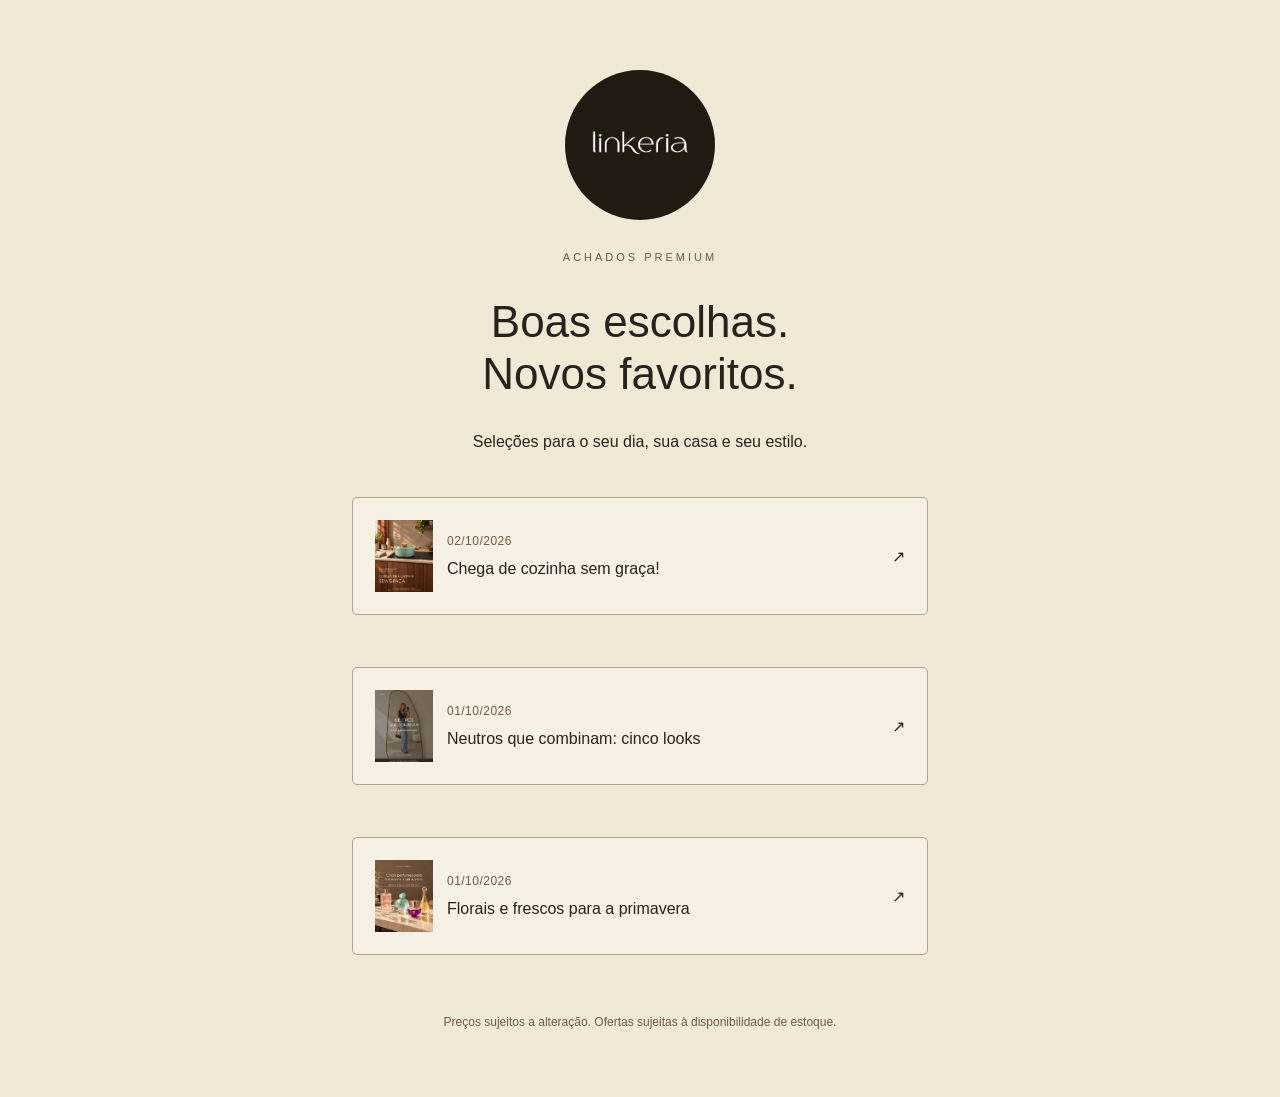
<file: index.html>
<!doctype html><html lang="pt-BR"><head><meta charset="utf-8"><meta name="viewport" content="width=device-width,initial-scale=1"><title>Seleções · Linkeria</title><link rel="stylesheet" href="estilo.css"><meta name="description" content="Linkeria: seleções de produtos para seu dia, sua casa e seu estilo."><meta name="theme-color" content="#f0e9d6"><link rel="icon" href="assets/perfil.png"></head><body><main class="bio"><img class="profile" src="assets/perfil.png" alt="Logo Linkeria"><p class="eyebrow">Achados premium</p><h1>Boas escolhas.<br>Novos favoritos.</h1><p>Seleções para o seu dia, sua casa e seu estilo.</p><a class="post-button" href="posts/cozinha-sem-graca/"><img src="assets/cozinha-sem-graca/capa.png" alt=""><span class="post-label"><time datetime="2026-10-02">02/10/2026</time><span>Chega de cozinha sem graça!</span></span><span aria-hidden="true">↗</span></a><a class="post-button" href="posts/neutros-primavera/"><img src="assets/neutros-primavera/capa.png" alt=""><span class="post-label"><time datetime="2026-10-01">01/10/2026</time><span>Neutros que combinam: cinco looks</span></span><span aria-hidden="true">↗</span></a><a class="post-button" href="posts/primavera/"><img src="slides/01.png" alt=""><span class="post-label"><time datetime="2026-10-01">01/10/2026</time><span>Florais e frescos para a primavera</span></span><span aria-hidden="true">↗</span></a><footer>Preços sujeitos a alteração. Ofertas sujeitas à disponibilidade de estoque.</footer></main></body></html>
</file>
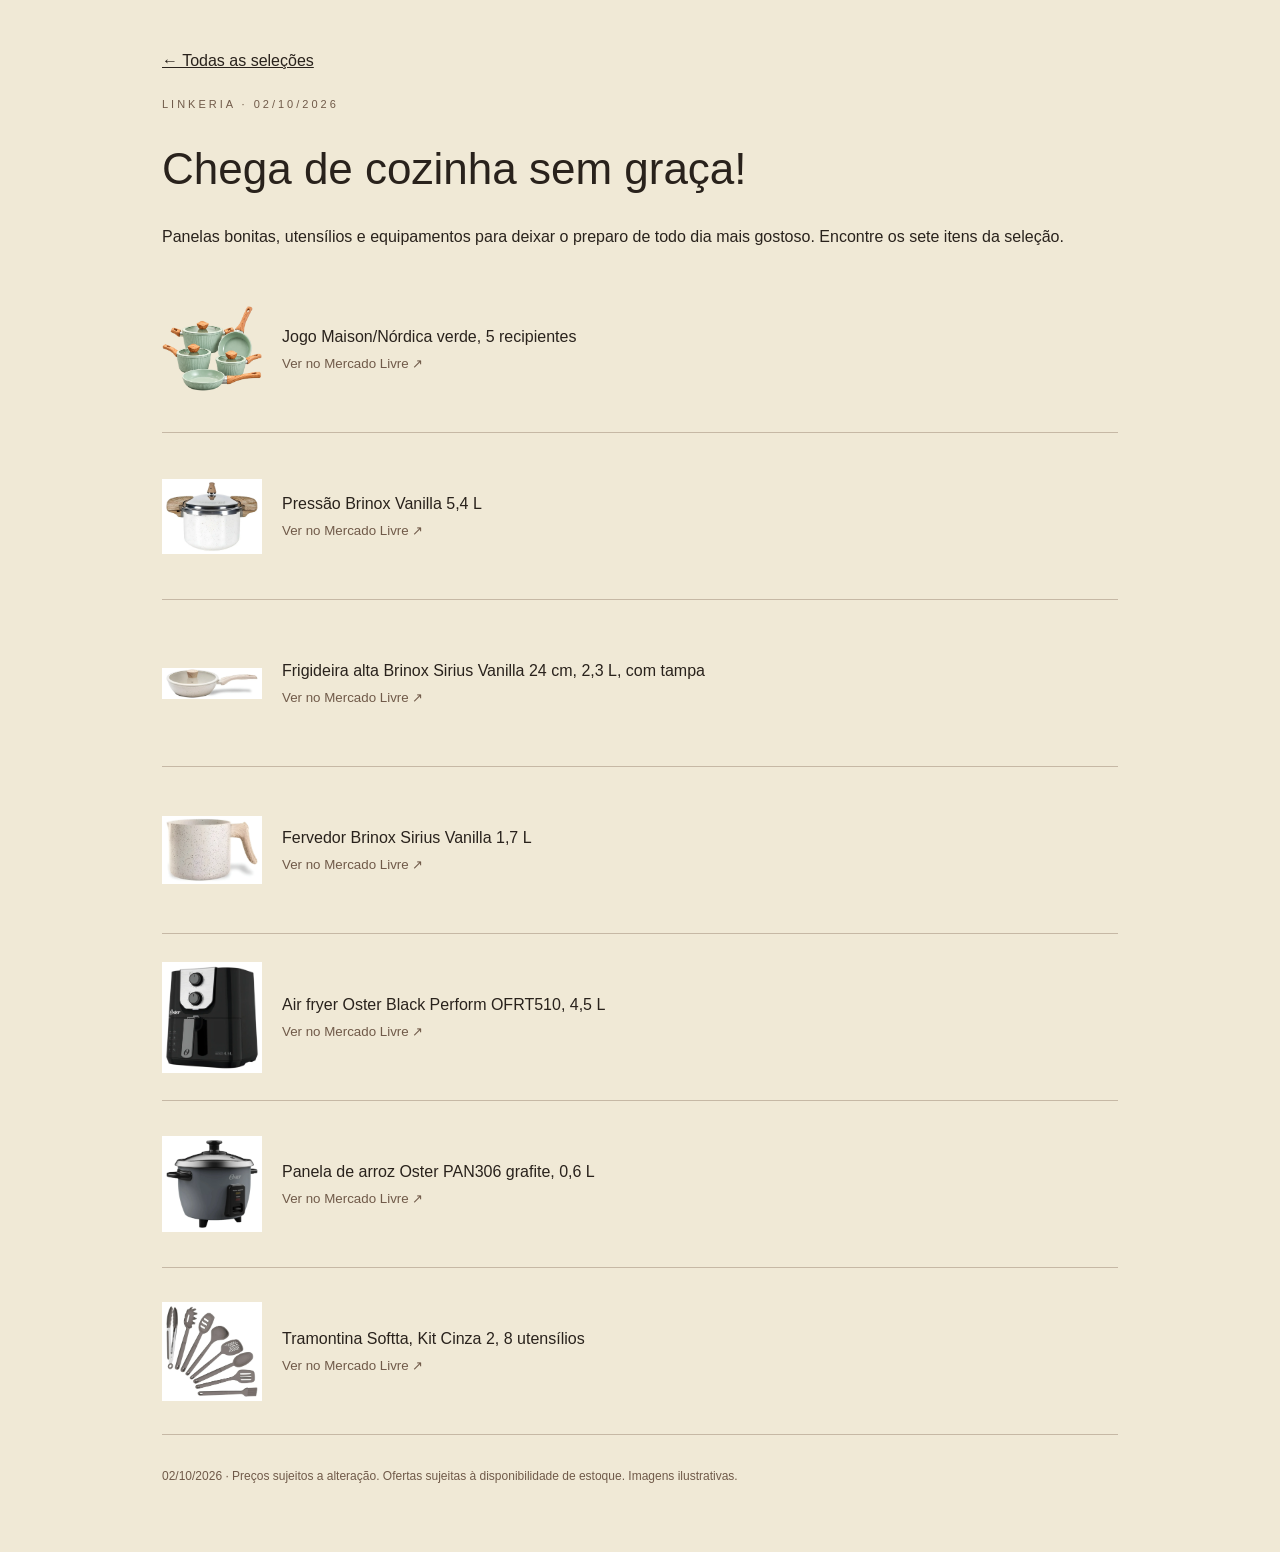
<file: posts/cozinha-sem-graca/index.html>
<!doctype html><html lang="pt-BR"><head><meta charset="utf-8"><meta name="viewport" content="width=device-width,initial-scale=1"><title>Chega de cozinha sem graça · Linkeria</title><meta name="description" content="Panelas, utensílios e equipamentos para sua cozinha: veja os sete produtos selecionados pela Linkeria."><link rel="stylesheet" href="../../estilo.css"><style>.kitchen .product img{object-fit:contain;object-position:center}</style></head><body><main class="kitchen"><a class="back" href="../../">← Todas as seleções</a><p class="eyebrow">LINKERIA · <time datetime="2026-10-02">02/10/2026</time></p><h1>Chega de cozinha sem graça!</h1><p>Panelas bonitas, utensílios e equipamentos para deixar o preparo de todo dia mais gostoso. Encontre os sete itens da seleção.</p><a class="product" href="https://meli.la/33veXik" target="_blank" rel="sponsored noopener noreferrer"><img src="../../assets/cozinha-sem-graca/produto-1.png" alt="Jogo Maison/Nórdica verde, 5 recipientes" loading="lazy" width="100" height="122"><span>Jogo Maison/Nórdica verde, 5 recipientes<small>Ver no Mercado Livre ↗</small></span></a><a class="product" href="https://meli.la/1bRvDxB" target="_blank" rel="sponsored noopener noreferrer"><img src="../../assets/cozinha-sem-graca/produto-2.webp" alt="Pressão Brinox Vanilla 5,4 L" loading="lazy" width="100" height="122"><span>Pressão Brinox Vanilla 5,4 L<small>Ver no Mercado Livre ↗</small></span></a><a class="product" href="https://meli.la/1pAJ3JM" target="_blank" rel="sponsored noopener noreferrer"><img src="../../assets/cozinha-sem-graca/produto-3.webp" alt="Frigideira alta Brinox Sirius Vanilla 24 cm, 2,3 L, com tampa" loading="lazy" width="100" height="122"><span>Frigideira alta Brinox Sirius Vanilla 24 cm, 2,3 L, com tampa<small>Ver no Mercado Livre ↗</small></span></a><a class="product" href="https://meli.la/2y64tsE" target="_blank" rel="sponsored noopener noreferrer"><img src="../../assets/cozinha-sem-graca/produto-4.webp" alt="Fervedor Brinox Sirius Vanilla 1,7 L" loading="lazy" width="100" height="122"><span>Fervedor Brinox Sirius Vanilla 1,7 L<small>Ver no Mercado Livre ↗</small></span></a><a class="product" href="https://meli.la/29D9WQu" target="_blank" rel="sponsored noopener noreferrer"><img src="../../assets/cozinha-sem-graca/produto-5.webp" alt="Air fryer Oster Black Perform OFRT510, 4,5 L" loading="lazy" width="100" height="122"><span>Air fryer Oster Black Perform OFRT510, 4,5 L<small>Ver no Mercado Livre ↗</small></span></a><a class="product" href="https://meli.la/238KnkK" target="_blank" rel="sponsored noopener noreferrer"><img src="../../assets/cozinha-sem-graca/produto-6.webp" alt="Panela de arroz Oster PAN306 grafite, 0,6 L" loading="lazy" width="100" height="122"><span>Panela de arroz Oster PAN306 grafite, 0,6 L<small>Ver no Mercado Livre ↗</small></span></a><a class="product" href="https://meli.la/17SXavE" target="_blank" rel="sponsored noopener noreferrer"><img src="../../assets/cozinha-sem-graca/produto-7.webp" alt="Tramontina Softta, Kit Cinza 2, 8 utensílios" loading="lazy" width="100" height="122"><span>Tramontina Softta, Kit Cinza 2, 8 utensílios<small>Ver no Mercado Livre ↗</small></span></a><footer>02/10/2026 · Preços sujeitos a alteração. Ofertas sujeitas à disponibilidade de estoque. Imagens ilustrativas.</footer></main></body></html>
</file>
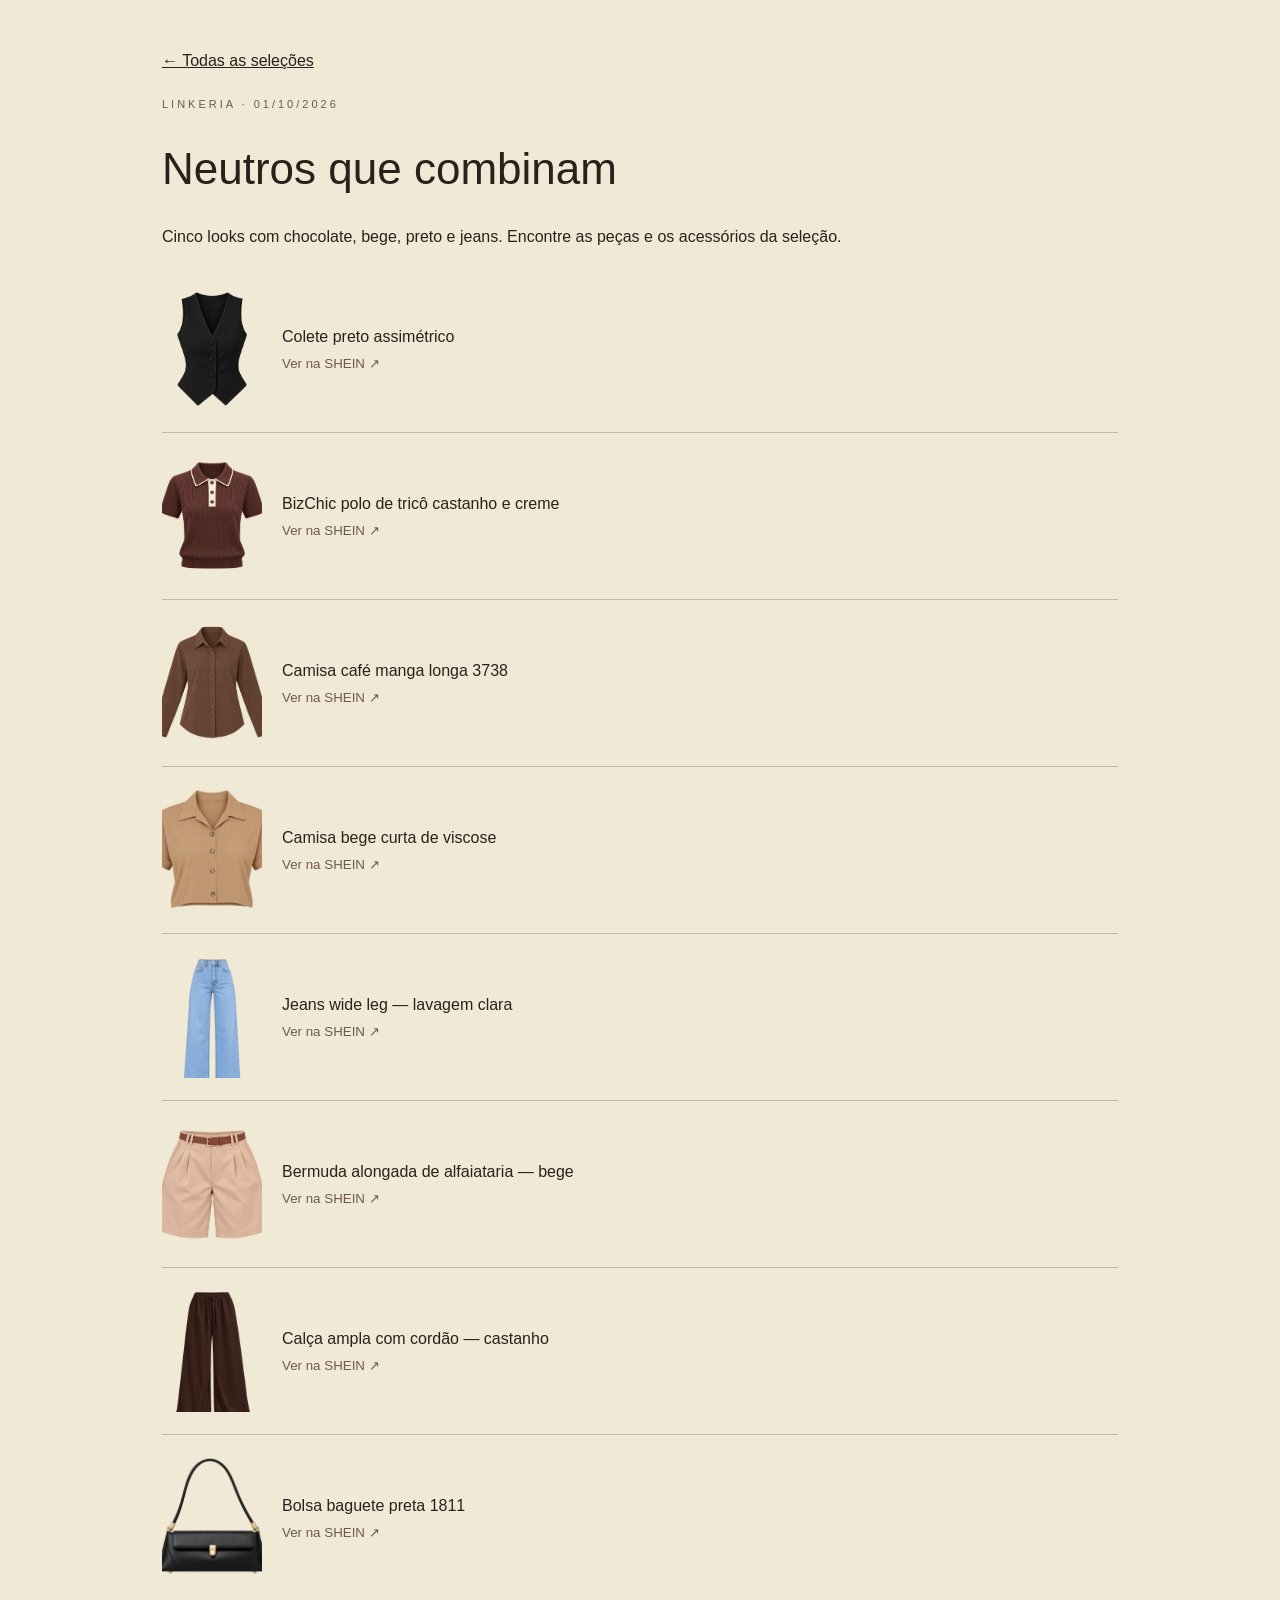
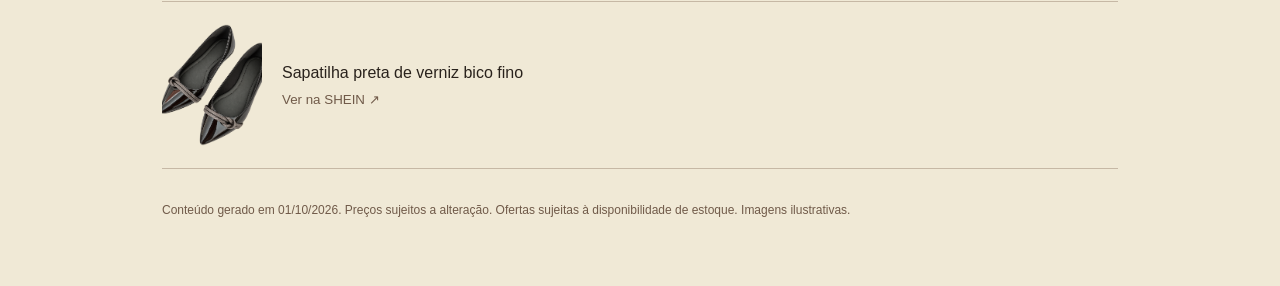
<file: posts/neutros-primavera/index.html>
<!doctype html><html lang="pt-BR"><head><meta charset="utf-8"><meta name="viewport" content="width=device-width,initial-scale=1"><title>Neutros que combinam · Linkeria</title><link rel="stylesheet" href="../../estilo.css"></head><body><main><a class="back" href="../../">← Todas as seleções</a><p class="eyebrow">LINKERIA · <time datetime="2026-10-01">01/10/2026</time></p><h1>Neutros que combinam</h1><p>Cinco looks com chocolate, bege, preto e jeans. Encontre as peças e os acessórios da seleção.</p><a class="product" href="https://onelink.shein.com/55/63rr6eaxn4mg?ismg_ol=HpqkmUzAhK5_01_KOC-C" target="_blank" rel="sponsored noopener noreferrer"><img src="../../assets/neutros-primavera/P01.png" alt="Colete preto assimétrico" loading="lazy"><span>Colete preto assimétrico<small>Ver na SHEIN ↗</small></span></a><a class="product" href="https://onelink.shein.com/55/63rst7f3fwah?ismg_ol=IFWNTosFtYk_01_KOC-C" target="_blank" rel="sponsored noopener noreferrer"><img src="../../assets/neutros-primavera/P02-R1.png" alt="BizChic polo de tricô castanho e creme" loading="lazy"><span>BizChic polo de tricô castanho e creme<small>Ver na SHEIN ↗</small></span></a><a class="product" href="https://onelink.shein.com/55/63ru5zglpfll?ismg_ol=AoKUAKdXSdQ_01_KOC-C" target="_blank" rel="sponsored noopener noreferrer"><img src="../../assets/neutros-primavera/P03.png" alt="Camisa café manga longa 3738" loading="lazy"><span>Camisa café manga longa 3738<small>Ver na SHEIN ↗</small></span></a><a class="product" href="https://onelink.shein.com/55/63ruc4g2doqk?ismg_ol=9SqKczHqdUm_01_KOC-C" target="_blank" rel="sponsored noopener noreferrer"><img src="../../assets/neutros-primavera/P04.png" alt="Camisa bege curta de viscose" loading="lazy"><span>Camisa bege curta de viscose<small>Ver na SHEIN ↗</small></span></a><a class="product" href="https://onelink.shein.com/55/63rukkatq4wb?ismg_ol=4vwUfaRBypv_01_KOC-C" target="_blank" rel="sponsored noopener noreferrer"><img src="../../assets/neutros-primavera/P05.png" alt="Jeans wide leg — lavagem clara" loading="lazy"><span>Jeans wide leg — lavagem clara<small>Ver na SHEIN ↗</small></span></a><a class="product" href="https://onelink.shein.com/55/63rup80g7znw?ismg_ol=4MEN4jhj6UQ_01_KOC-C" target="_blank" rel="sponsored noopener noreferrer"><img src="../../assets/neutros-primavera/P06.png" alt="Bermuda alongada de alfaiataria — bege" loading="lazy"><span>Bermuda alongada de alfaiataria — bege<small>Ver na SHEIN ↗</small></span></a><a class="product" href="https://onelink.shein.com/55/63ruubibr78y?ismg_ol=1SK7iMQXAYH_01_KOC-C" target="_blank" rel="sponsored noopener noreferrer"><img src="../../assets/neutros-primavera/P07.png" alt="Calça ampla com cordão — castanho" loading="lazy"><span>Calça ampla com cordão — castanho<small>Ver na SHEIN ↗</small></span></a><a class="product" href="https://onelink.shein.com/55/63rv0akoz2q6?ismg_ol=Drgvgcw8dhE_01_KOC-C" target="_blank" rel="sponsored noopener noreferrer"><img src="../../assets/neutros-primavera/A05-01.png" alt="Bolsa baguete preta 1811" loading="lazy"><span>Bolsa baguete preta 1811<small>Ver na SHEIN ↗</small></span></a><a class="product" href="https://onelink.shein.com/55/63rv6ji7u15h?ismg_ol=H7rYILpJVdG_01_KOC-C" target="_blank" rel="sponsored noopener noreferrer"><img src="../../assets/neutros-primavera/A05-02.png" alt="Sapatilha preta de verniz bico fino" loading="lazy"><span>Sapatilha preta de verniz bico fino<small>Ver na SHEIN ↗</small></span></a><footer>Conteúdo gerado em 01/10/2026. Preços sujeitos a alteração. Ofertas sujeitas à disponibilidade de estoque. Imagens ilustrativas.</footer></main></body></html>
</file>
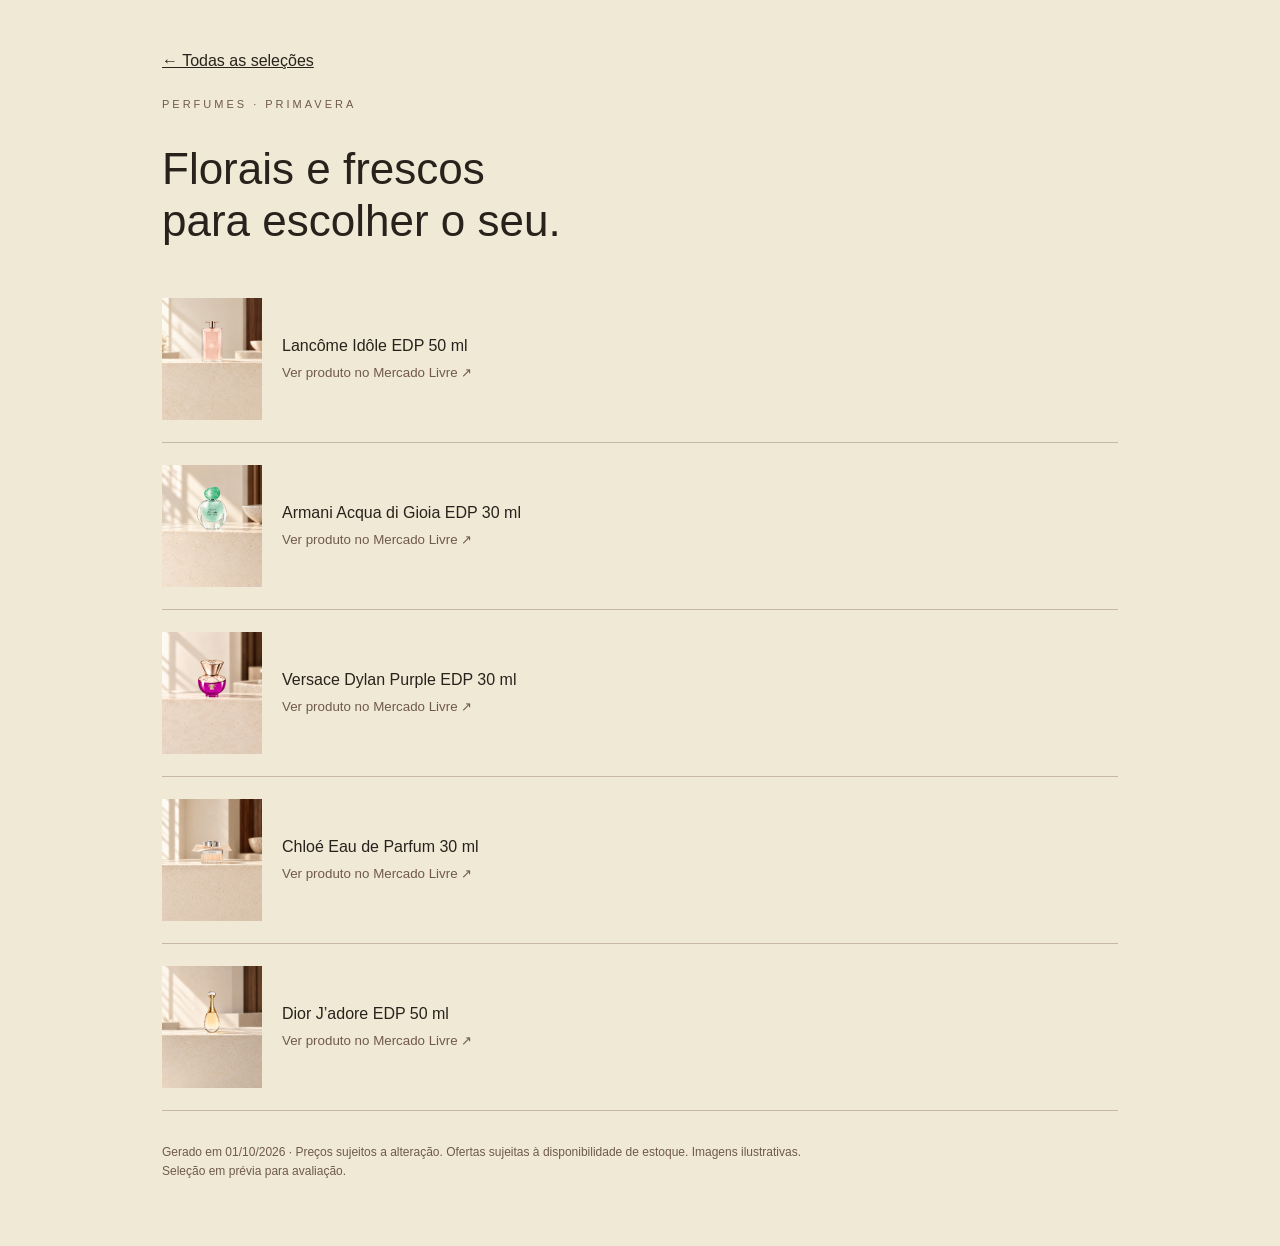
<file: posts/primavera/index.html>
<!doctype html><html lang="pt-BR"><head><meta charset="utf-8"><meta name="viewport" content="width=device-width,initial-scale=1"><title>Perfumes de primavera · Linkeria</title><link rel="stylesheet" href="../../estilo.css"><meta name="description" content="Linkeria: seleções de produtos para seu dia, sua casa e seu estilo."><meta name="theme-color" content="#f0e9d6"><link rel="icon" href="../../assets/perfil.png"></head><body><main><a class="back" href="../../index.html">← Todas as seleções</a><p class="eyebrow">Perfumes · Primavera</p><h1>Florais e frescos<br>para escolher o seu.</h1><a class="product" href="https://meli.la/2iDHAAT" target="_blank" rel="noopener noreferrer"><img src="../../assets/idole.png" alt="Lancôme Idôle EDP 50 ml"><span>Lancôme Idôle EDP 50 ml<small>Ver produto no Mercado Livre ↗</small></span></a><a class="product" href="https://meli.la/1hHAN9k" target="_blank" rel="noopener noreferrer"><img src="../../assets/armani.png" alt="Armani Acqua di Gioia EDP 30 ml"><span>Armani Acqua di Gioia EDP 30 ml<small>Ver produto no Mercado Livre ↗</small></span></a><a class="product" href="https://meli.la/2SzKHfK" target="_blank" rel="noopener noreferrer"><img src="../../assets/versace.png" alt="Versace Dylan Purple EDP 30 ml"><span>Versace Dylan Purple EDP 30 ml<small>Ver produto no Mercado Livre ↗</small></span></a><a class="product" href="https://meli.la/2Q6Zk7v" target="_blank" rel="noopener noreferrer"><img src="../../assets/chloe.png" alt="Chloé Eau de Parfum 30 ml"><span>Chloé Eau de Parfum 30 ml<small>Ver produto no Mercado Livre ↗</small></span></a><a class="product" href="https://meli.la/1gUDsyB" target="_blank" rel="noopener noreferrer"><img src="../../assets/dior.png" alt="Dior J’adore EDP 50 ml"><span>Dior J’adore EDP 50 ml<small>Ver produto no Mercado Livre ↗</small></span></a><footer>Gerado em 01/10/2026 · Preços sujeitos a alteração. Ofertas sujeitas à disponibilidade de estoque. Imagens ilustrativas.<br>Seleção em prévia para avaliação.</footer></main></body></html>
</file>
<file: estilo.css>
*{box-sizing:border-box}html{scroll-behavior:smooth}body{margin:0;background:#f0e9d6;color:#29221c;font:16px 'Century Gothic',Arial,sans-serif}a{color:inherit}main{max-width:1000px;margin:auto;padding:40px 22px 65px}h1{font-size:clamp(27px,5vw,44px);font-weight:400;line-height:1.18}p{line-height:1.65}.eyebrow{font-size:11px;letter-spacing:3px;text-transform:uppercase;color:#705a49}nav{display:flex;gap:10px;flex-wrap:wrap}nav a,.post-button{padding:16px 20px;border:1px solid #b4a18c;text-decoration:none;min-height:48px;display:inline-flex;align-items:center;gap:14px;border-radius:5px;background:#f7f1e5}a:focus-visible{outline:3px solid #705a49;outline-offset:4px}.strip{display:flex;gap:18px;overflow:auto;scroll-snap-type:x mandatory;padding:26px 0}.strip a{flex:0 0 min(84vw,405px);scroll-snap-align:center}.strip img{display:block;width:100%}.profile{width:150px;height:150px;object-fit:cover;border-radius:50%;display:block;margin:0 auto 28px}.bio{max-width:620px;text-align:center;padding-top:70px}.post-button{width:100%;justify-content:space-between;margin:26px 0;text-align:left;padding:22px}.post-button img{width:58px;height:72px;object-fit:cover}.product{display:flex;gap:20px;align-items:center;border-bottom:1px solid #c6b8a5;padding:22px 0;text-decoration:none}.product img{width:100px;height:122px;object-fit:cover;object-position:50% 20%}.product span{flex:1}.product small{display:block;margin-top:10px;color:#705a49}footer{margin-top:32px;font-size:12px;line-height:1.6;color:#705a49}.back{display:inline-block;padding:12px 0;min-height:44px}.gallery{margin-top:35px}button,a{-webkit-tap-highlight-color:transparent}
.post-label{flex:1;min-width:0;display:flex;flex-direction:column;gap:7px}.post-label time{display:block;font-size:12px;line-height:1.4;color:#705a49;letter-spacing:.04em}.post-label>span{line-height:1.45}
</file>
